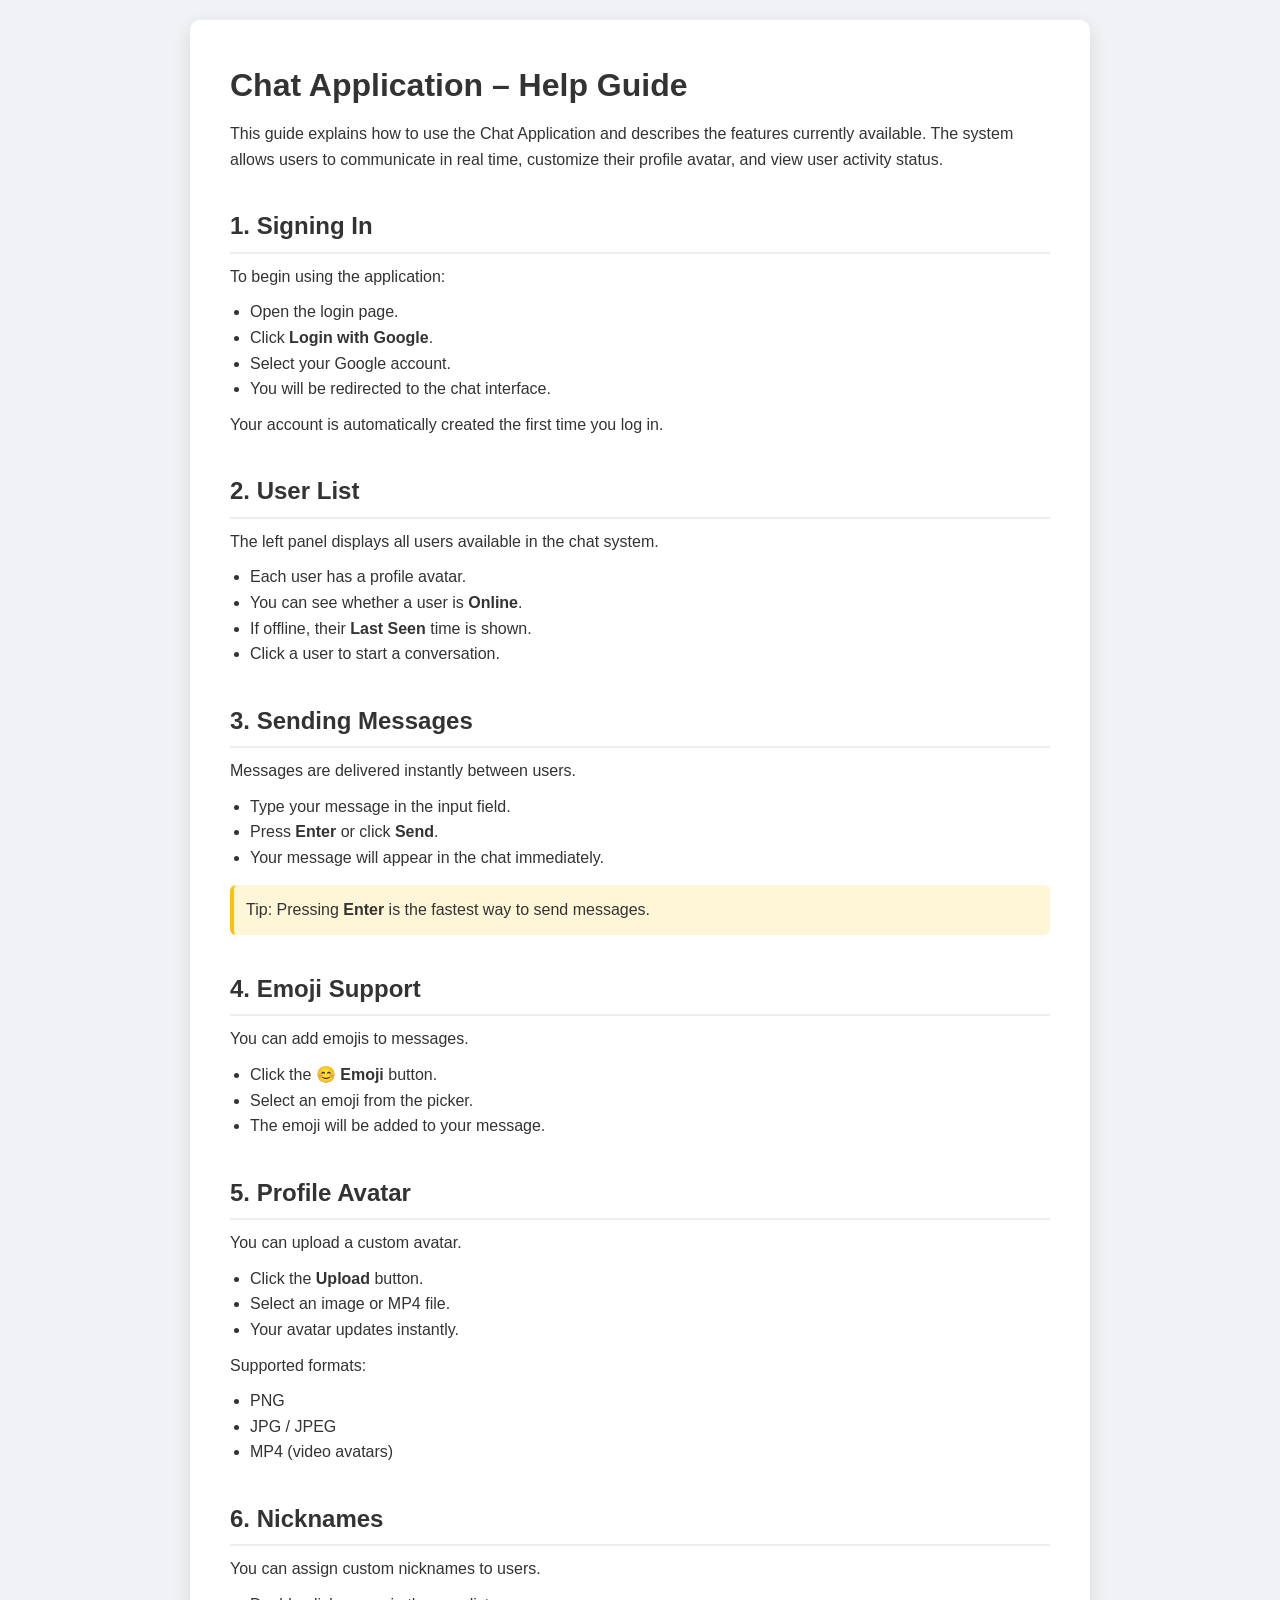
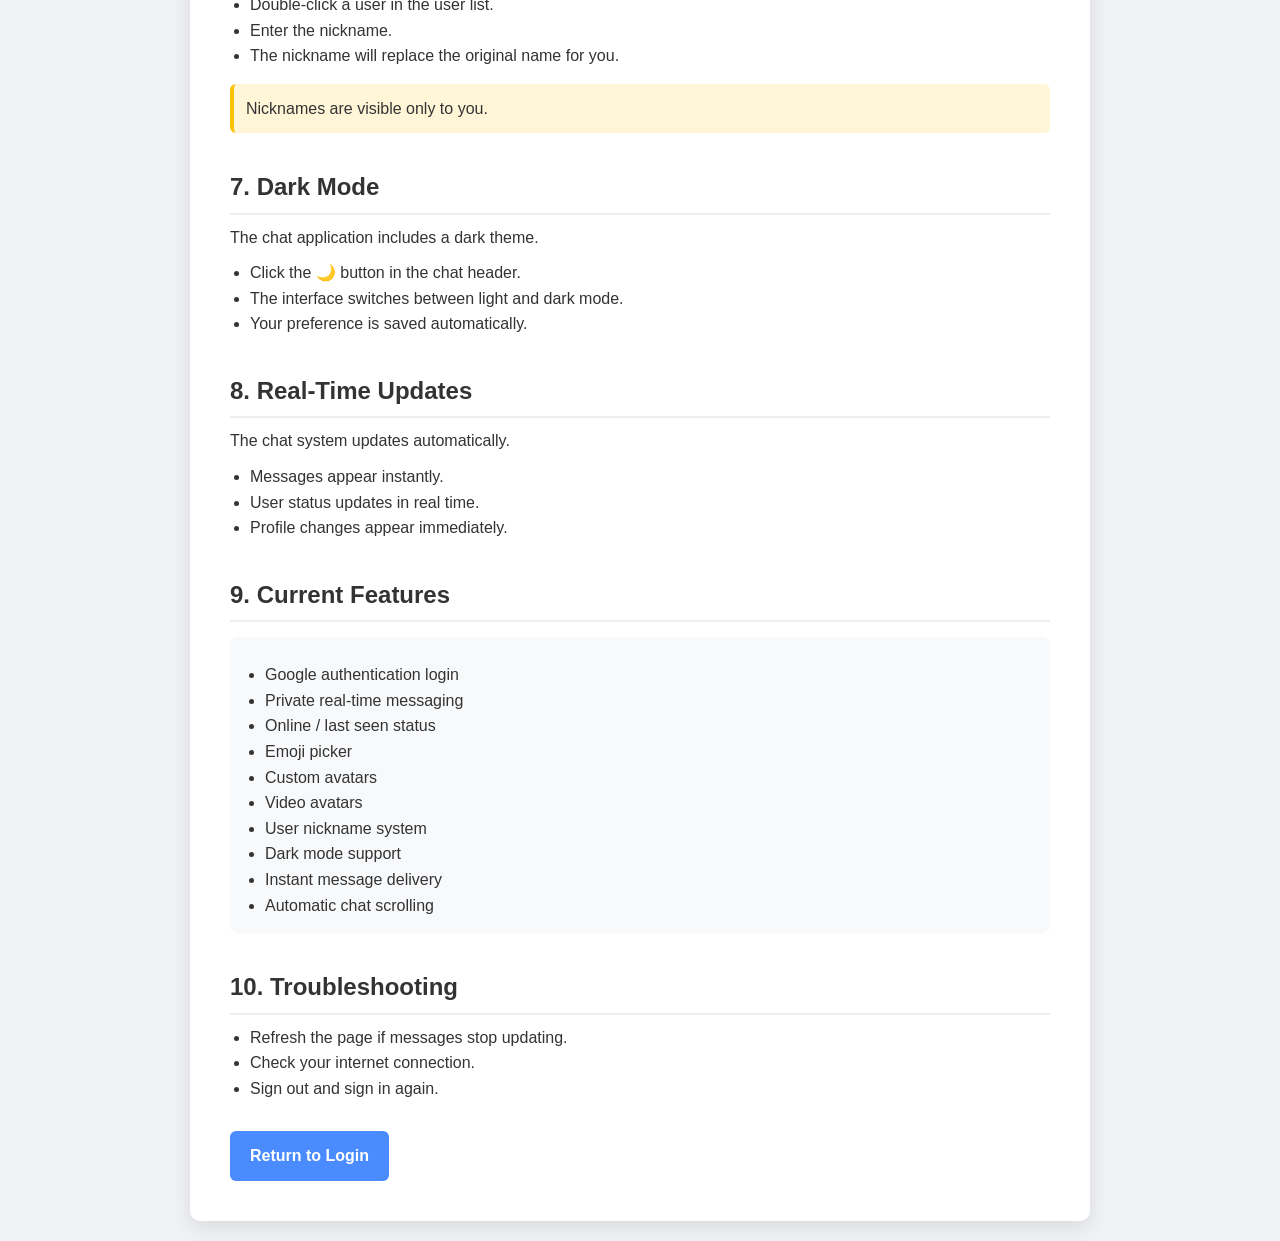
<file: help.html>
<!DOCTYPE html>
<html lang="en">

<head>

<meta charset="UTF-8">
<meta name="viewport" content="width=device-width, initial-scale=1.0">

<title>Chat App Help</title>

<style>

/* ---------- GLOBAL ---------- */

*{
box-sizing:border-box;
margin:0;
padding:0;
font-family:Arial, Helvetica, sans-serif;
}

body{
background:#f0f2f5;
color:#333;
line-height:1.6;
padding:20px;
}

/* ---------- CONTAINER ---------- */

.container{
max-width:900px;
margin:auto;
background:white;
padding:40px;
border-radius:10px;
box-shadow:0 6px 20px rgba(0,0,0,0.1);
}

/* ---------- HEADINGS ---------- */

h1{
margin-bottom:10px;
}

h2{
margin-top:35px;
margin-bottom:10px;
border-bottom:2px solid #eee;
padding-bottom:6px;
}

/* ---------- TEXT ---------- */

p{
margin-top:10px;
}

ul{
margin-top:10px;
padding-left:20px;
}

/* ---------- FEATURE BOX ---------- */

.feature{
background:#f8f9fb;
padding:15px;
border-radius:8px;
margin-top:15px;
}

/* ---------- TIP BOX ---------- */

.tip{
background:#fff6d8;
padding:12px;
border-left:4px solid #ffc107;
margin-top:15px;
border-radius:6px;
}

/* ---------- BUTTON ---------- */

.backBtn{
display:inline-block;
margin-top:30px;
padding:12px 20px;
background:#4a8cff;
color:white;
text-decoration:none;
border-radius:6px;
font-weight:bold;
transition:0.2s;
}

.backBtn:hover{
background:#3a73d8;
}

/* ---------- DARK MODE ---------- */

body.dark{
background:#1e1e1e;
color:#ddd;
}

body.dark .container{
background:#2a2a2a;
box-shadow:none;
}

body.dark h2{
border-bottom:1px solid #444;
}

body.dark .feature{
background:#333;
}

body.dark .tip{
background:#3a3a3a;
border-left:4px solid #ffc107;
}

/* ---------- MOBILE ---------- */

@media (max-width:700px){

.container{
padding:25px;
}

h1{
font-size:24px;
}

}

</style>

</head>

<body>

<div class="container">

<h1>Chat Application – Help Guide</h1>

<p>
This guide explains how to use the Chat Application and describes the features currently available.
The system allows users to communicate in real time, customize their profile avatar, and view user activity status.
</p>

<h2>1. Signing In</h2>

<p>To begin using the application:</p>

<ul>
<li>Open the login page.</li>
<li>Click <strong>Login with Google</strong>.</li>
<li>Select your Google account.</li>
<li>You will be redirected to the chat interface.</li>
</ul>

<p>Your account is automatically created the first time you log in.</p>

<h2>2. User List</h2>

<p>The left panel displays all users available in the chat system.</p>

<ul>
<li>Each user has a profile avatar.</li>
<li>You can see whether a user is <strong>Online</strong>.</li>
<li>If offline, their <strong>Last Seen</strong> time is shown.</li>
<li>Click a user to start a conversation.</li>
</ul>

<h2>3. Sending Messages</h2>

<p>Messages are delivered instantly between users.</p>

<ul>
<li>Type your message in the input field.</li>
<li>Press <strong>Enter</strong> or click <strong>Send</strong>.</li>
<li>Your message will appear in the chat immediately.</li>
</ul>

<div class="tip">
Tip: Pressing <strong>Enter</strong> is the fastest way to send messages.
</div>

<h2>4. Emoji Support</h2>

<p>You can add emojis to messages.</p>

<ul>
<li>Click the <strong>😊 Emoji</strong> button.</li>
<li>Select an emoji from the picker.</li>
<li>The emoji will be added to your message.</li>
</ul>

<h2>5. Profile Avatar</h2>

<p>You can upload a custom avatar.</p>

<ul>
<li>Click the <strong>Upload</strong> button.</li>
<li>Select an image or MP4 file.</li>
<li>Your avatar updates instantly.</li>
</ul>

<p>Supported formats:</p>

<ul>
<li>PNG</li>
<li>JPG / JPEG</li>
<li>MP4 (video avatars)</li>
</ul>

<h2>6. Nicknames</h2>

<p>You can assign custom nicknames to users.</p>

<ul>
<li>Double-click a user in the user list.</li>
<li>Enter the nickname.</li>
<li>The nickname will replace the original name for you.</li>
</ul>

<div class="tip">
Nicknames are visible only to you.
</div>

<h2>7. Dark Mode</h2>

<p>The chat application includes a dark theme.</p>

<ul>
<li>Click the <strong>🌙</strong> button in the chat header.</li>
<li>The interface switches between light and dark mode.</li>
<li>Your preference is saved automatically.</li>
</ul>

<h2>8. Real-Time Updates</h2>

<p>The chat system updates automatically.</p>

<ul>
<li>Messages appear instantly.</li>
<li>User status updates in real time.</li>
<li>Profile changes appear immediately.</li>
</ul>

<h2>9. Current Features</h2>

<div class="feature">

<ul>
<li>Google authentication login</li>
<li>Private real-time messaging</li>
<li>Online / last seen status</li>
<li>Emoji picker</li>
<li>Custom avatars</li>
<li>Video avatars</li>
<li>User nickname system</li>
<li>Dark mode support</li>
<li>Instant message delivery</li>
<li>Automatic chat scrolling</li>
</ul>

</div>

<h2>10. Troubleshooting</h2>

<ul>
<li>Refresh the page if messages stop updating.</li>
<li>Check your internet connection.</li>
<li>Sign out and sign in again.</li>
</ul>

<a class="backBtn" href="index.html">Return to Login</a>

</div>

</body>

</html>
</file>
